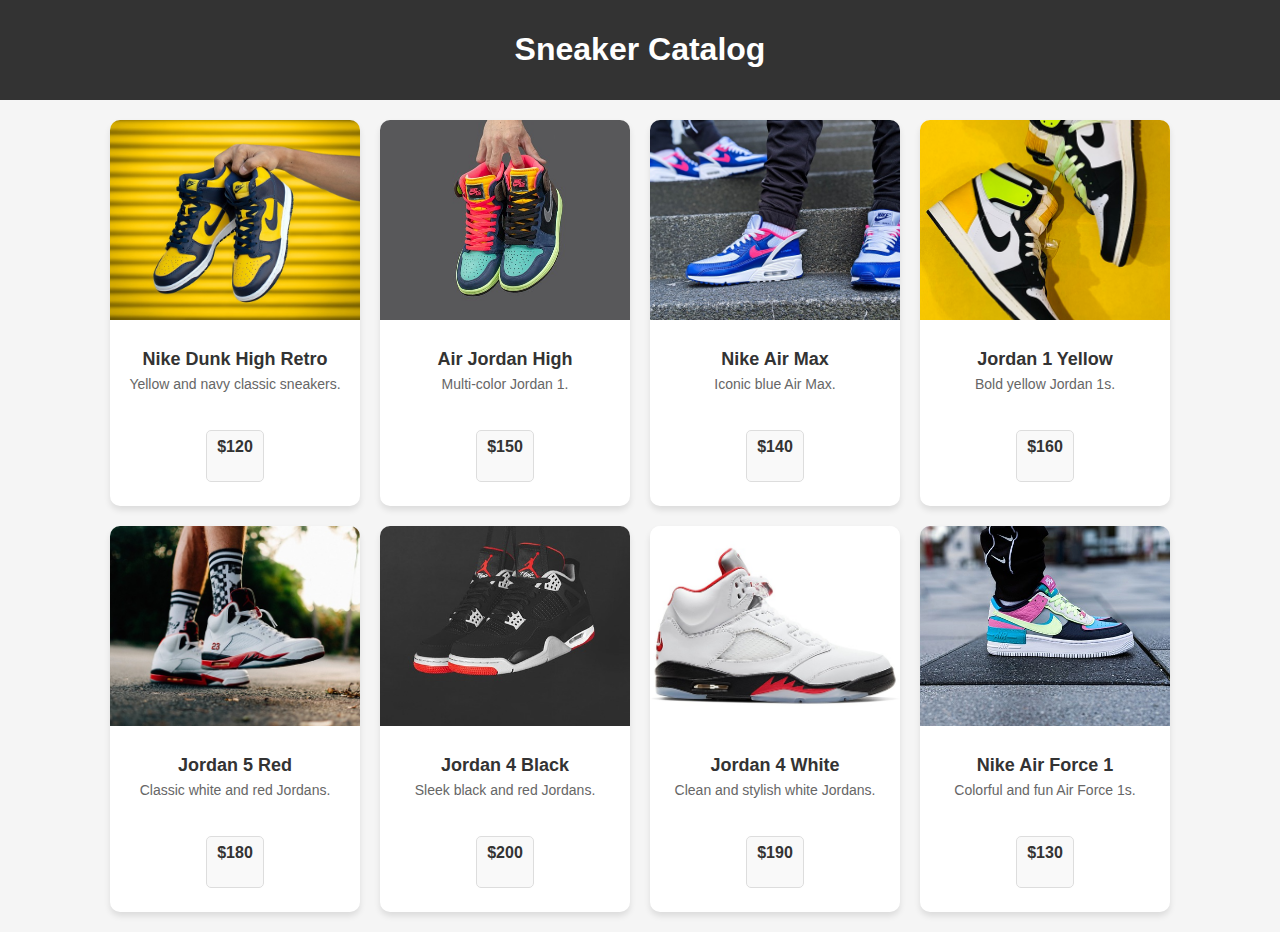
<file: event-delegation/index.html>
<!DOCTYPE html>
<html lang="en">
<head>
  <meta charset="UTF-8">
  <meta name="viewport" content="width=device-width, initial-scale=1.0">
  <title>Sneaker Catalog</title>
  <link rel="stylesheet" href="./css/styles.css">
</head>
<body>
  <header>
    <h1>Sneaker Catalog</h1>
  </header>
  <main>
    <div id="sneakerDiv" class="sneaker-container"></div>
  </main>
  <script src="./js/main.js"></script>
</body>
</html>
</file>
<file: event-delegation/css/styles.css>
/* styles.css */
body {
    font-family: Arial, sans-serif;
    margin: 0;
    padding: 0;
    background-color: #f5f5f5;
  }
  
  header {
    background-color: #333;
    color: white;
    padding: 10px 0;
    text-align: center;
  }
  
  .sneaker-container {
    display: flex;
    flex-wrap: wrap;
    justify-content: center;
    padding: 20px;
    gap: 20px;
  }
  
  .sneaker-card {
    background-color: white;
    border-radius: 10px;
    box-shadow: 0 4px 6px rgba(0, 0, 0, 0.1);
    width: 250px;
    overflow: hidden;
    cursor: pointer;
    transition: transform 0.2s;
    text-align: center; /* Center-align content */
  }
  
  .sneaker-card:hover {
    transform: scale(1.05);
  }
  
  /* Uniform image size */
  .sneaker-card img {
    width: 100%;
    height: 200px; /* Fixed height to ensure uniformity */
    object-fit: cover; /* Ensures the image fits without distortion */
  }
  
  /* Styling for info section */
  .sneaker-card .info {
    padding: 15px; /* Add space around content */
  }
  
  .sneaker-card .info h2 {
    font-size: 18px;
    margin: 10px 0 5px;
    font-weight: bold;
    color: #333;
    text-transform: capitalize; /* Make titles consistent */
  }
  
  /* Consistent description styling */
  .sneaker-card .info p {
    margin: 5px 0;
    font-size: 14px;
    color: #666;
    line-height: 1.4; /* Improve readability */
    min-height: 40px; /* Ensures all descriptions take up consistent space */
    overflow: hidden; /* Prevent text overflow */
  }
  
  /* Consistent price alignment */
  .sneaker-card .info .price {
    color: #333;
    font-weight: bold;
    margin-top: 10px;
    font-size: 16px;
    display: inline-block;
    padding: 5px 10px;
    background-color: #f9f9f9;
    border: 1px solid #ddd;
    border-radius: 5px;
  }
</file>
